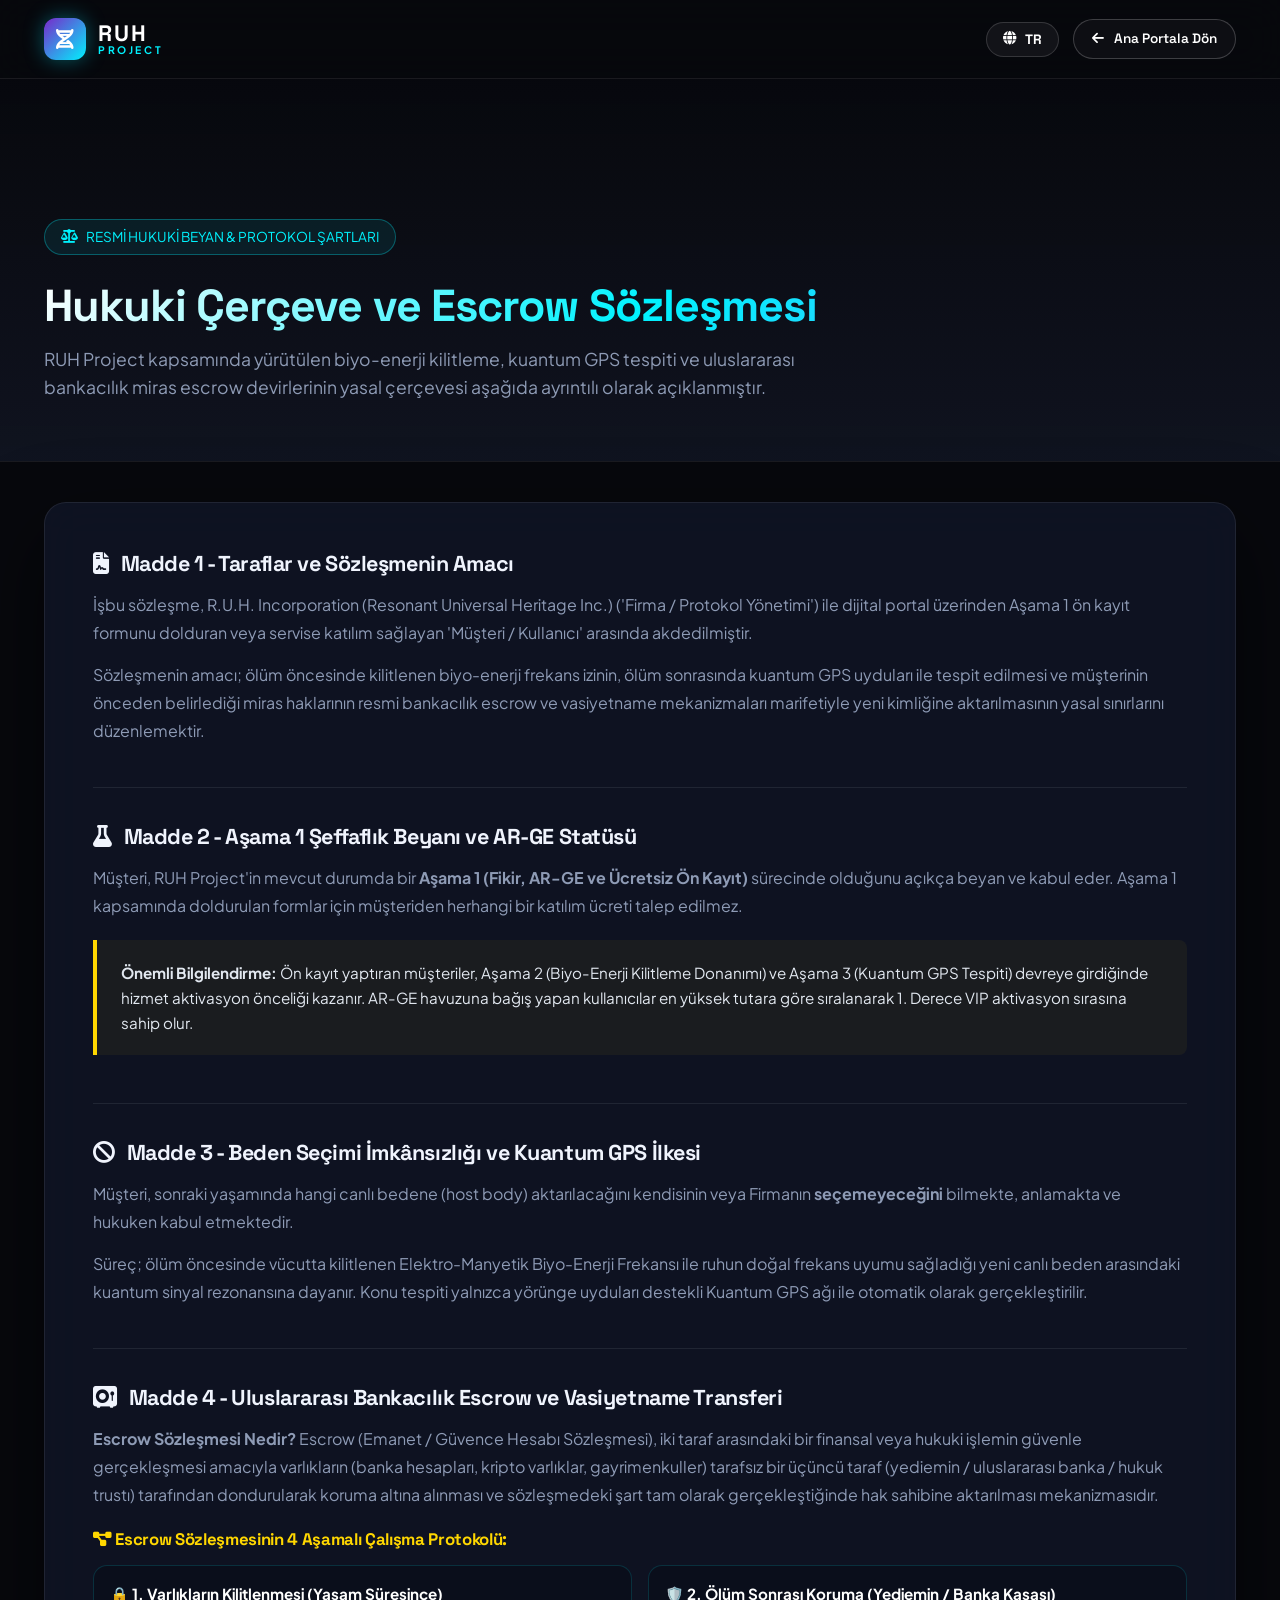
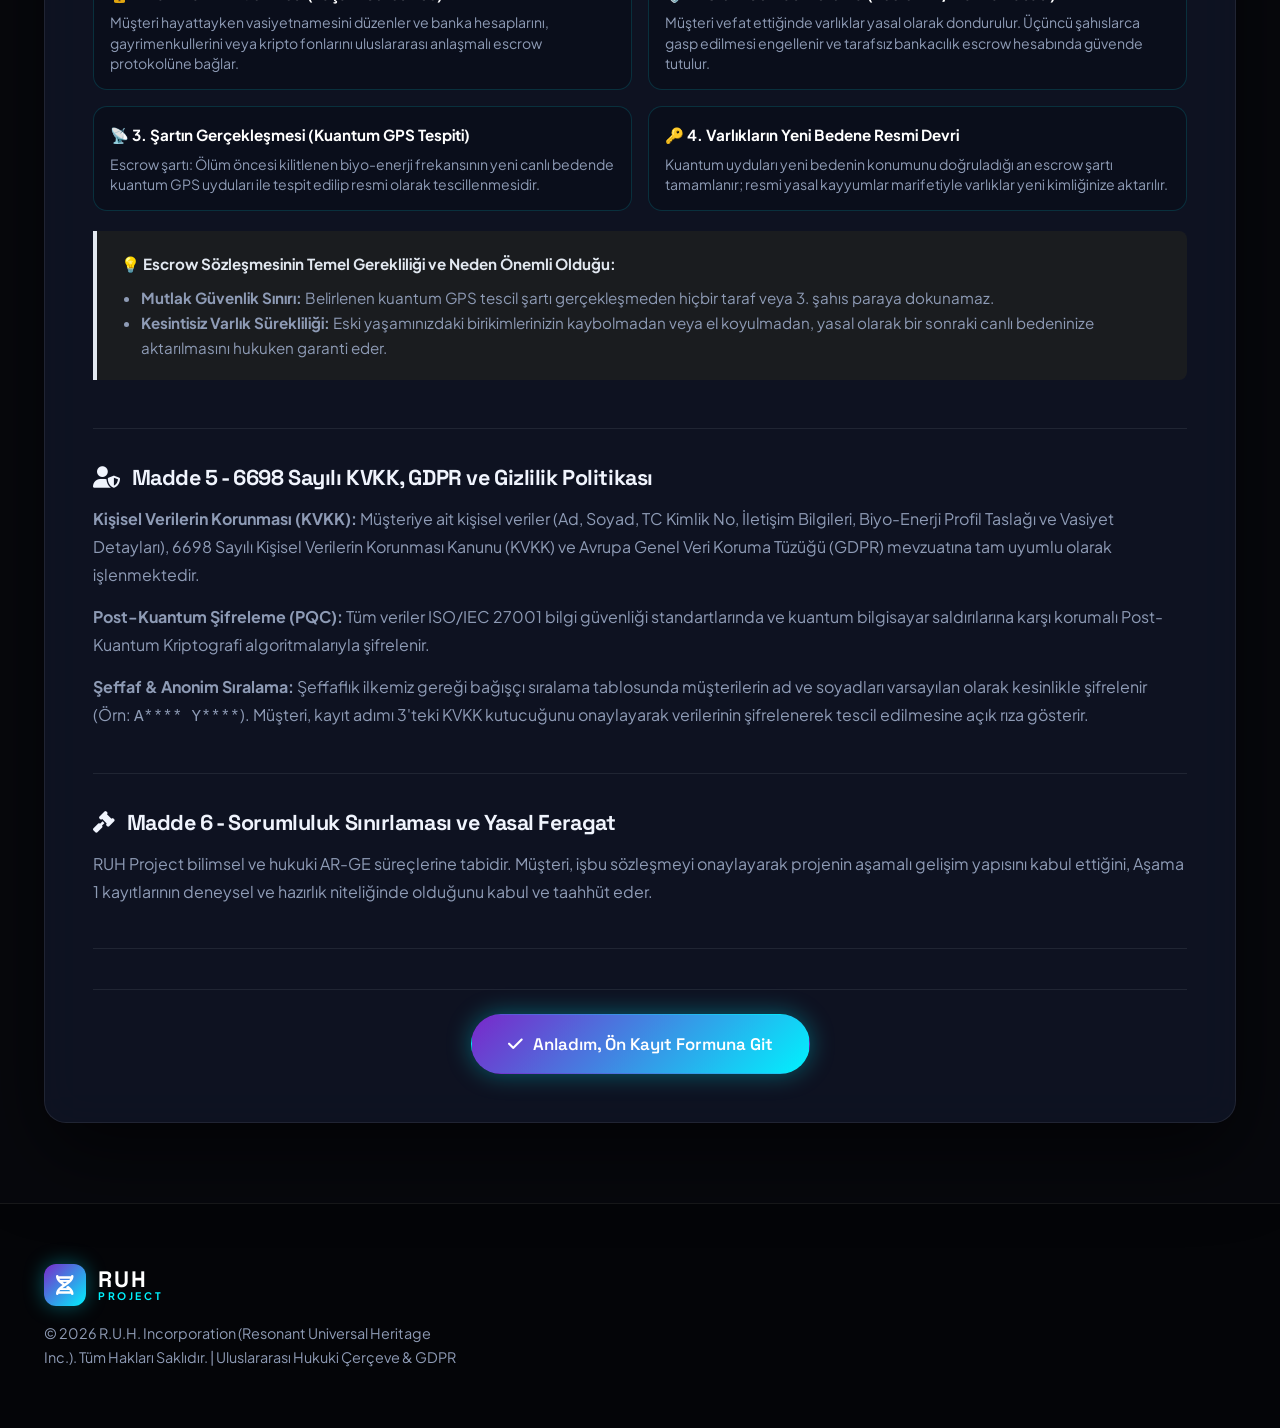
<file: legal.html>
<!DOCTYPE html>
<html lang="tr">
<head>
    <meta charset="UTF-8">
    <meta name="viewport" content="width=device-width, initial-scale=1.0">
    <title data-i18n="legalDocTitle">RUH Project | Hukuki Çerçeve & Escrow Sözleşmesi</title>
    <meta name="description" content="RUH Project Uluslararası Hukuki Çerçeve, Biyo-Enerji Kilitleme, Kuantum GPS Tespiti ve Sözleşmeli Miras Devir Altyapısı Şartları.">
    <meta name="theme-color" content="#07080d">

    <!-- Google Fonts -->
    <link rel="preconnect" href="https://fonts.googleapis.com">
    <link rel="preconnect" href="https://fonts.gstatic.com" crossorigin>
    <link href="https://fonts.googleapis.com/css2?family=Plus+Jakarta+Sans:wght@300;400;500;600;700;800&family=Space+Grotesk:wght@400;500;600;700&display=swap" rel="stylesheet">
    <!-- FontAwesome Icons -->
    <link rel="stylesheet" href="https://cdnjs.cloudflare.com/ajax/libs/font-awesome/6.4.0/css/all.min.css">
    <!-- Custom CSS -->
    <link rel="stylesheet" href="style.css">
    <style>
        .legal-page-header {
            padding: 140px 0 60px 0;
            background: linear-gradient(180deg, rgba(7, 8, 13, 0.95) 0%, rgba(18, 22, 36, 0.8) 100%);
            border-bottom: 1px solid var(--border-color);
            position: relative;
        }

        .legal-doc-card {
            background: rgba(16, 21, 38, 0.85);
            backdrop-filter: blur(20px);
            border: 1px solid var(--border-color);
            border-radius: var(--radius-lg);
            padding: 48px;
            margin: 40px 0 80px 0;
            box-shadow: 0 30px 80px rgba(0, 0, 0, 0.6);
        }

        .legal-section-block {
            margin-bottom: 36px;
            padding-bottom: 28px;
            border-bottom: 1px solid rgba(255, 255, 255, 0.08);
        }

        .legal-section-block:last-child {
            border-bottom: none;
            margin-bottom: 0;
            padding-bottom: 0;
        }

        .legal-section-title {
            font-family: var(--font-heading);
            font-size: 1.35rem;
            color: var(--color-cyan);
            margin-bottom: 14px;
            display: flex;
            align-items: center;
            gap: 12px;
        }

        .legal-section-block p {
            color: var(--text-muted);
            line-height: 1.75;
            font-size: 1rem;
            margin-bottom: 14px;
        }

        .legal-highlight-box {
            background: rgba(255, 215, 0, 0.05);
            border-left: 4px solid var(--color-gold);
            padding: 20px 24px;
            border-radius: 0 var(--radius-sm) var(--radius-sm) 0;
            margin: 20px 0;
            color: #e2e8f0;
            font-size: 0.95rem;
            line-height: 1.65;
        }

        .escrow-steps-list {
            list-style: none;
            padding: 0;
            margin: 16px 0;
            display: grid;
            grid-template-columns: repeat(2, 1fr);
            gap: 16px;
        }

        .escrow-step-item {
            background: rgba(10, 14, 26, 0.7);
            border: 1px solid rgba(0, 242, 254, 0.15);
            border-radius: var(--radius-md);
            padding: 16px;
        }

        .escrow-step-item strong {
            color: #fff;
            display: block;
            margin-bottom: 6px;
            font-size: 0.95rem;
        }

        .escrow-step-item p {
            font-size: 0.88rem;
            margin: 0;
            line-height: 1.45;
        }

        @media (max-width: 768px) {
            .legal-doc-card {
                padding: 24px;
            }
            .escrow-steps-list {
                grid-template-columns: 1fr;
            }
        }
    </style>
</head>
<body class="lang-tr">
    
    <!-- Navigation Bar -->
    <header class="navbar" id="navbar">
        <div class="container nav-container">
            <a href="index.html" class="logo" aria-label="RUH Project Ana Sayfa">
                <div class="logo-icon"><i class="fa-solid fa-dna"></i></div>
                <div class="logo-text">
                    <span class="logo-title">RUH</span>
                    <span class="logo-sub">PROJECT</span>
                </div>
            </a>

            <div class="nav-actions" style="display: flex; align-items: center; gap: 14px; margin-left: auto;">
                <!-- Language Toggle Button -->
                <button class="lang-switch-btn" id="langToggleBtn" aria-label="Dil Değiştir / Switch Language" title="Dil Değiştir / Switch Language">
                    <i class="fa-solid fa-globe"></i>
                    <span id="langCurrentLabel">TR</span>
                </button>
                <a href="index.html" class="btn btn-outline btn-sm">
                    <i class="fa-solid fa-arrow-left"></i> <span data-i18n="btnBackMain">Ana Portala Dön</span>
                </a>
            </div>
        </div>
    </header>

    <!-- Header Section -->
    <section class="legal-page-header">
        <div class="container">
            <div class="hero-tag">
                <i class="fa-solid fa-scale-balanced"></i> <span data-i18n="legalPageTag">RESMİ HUKUKİ BEYAN & PROTOKOL ŞARTLARI</span>
            </div>
            <h1 class="gradient-text" style="font-size: 2.8rem; margin-bottom: 12px;" data-i18n="legalPageHeading">Hukuki Çerçeve ve Escrow Sözleşmesi</h1>
            <p style="color: var(--text-muted); font-size: 1.1rem; max-width: 780px;" data-i18n="legalPageSub">
                RUH Project kapsamında yürütülen biyo-enerji kilitleme, kuantum GPS tespiti ve uluslararası bankacılık miras escrow devirlerinin yasal çerçevesi aşağıda ayrıntılı olarak açıklanmıştır.
            </p>
        </div>
    </section>

    <!-- Main Content Area -->
    <main class="container">
        <article class="legal-doc-card">
            
            <!-- Section 1 -->
            <div class="legal-section-block">
                <h2 class="legal-section-title">
                    <i class="fa-solid fa-file-contract"></i> <span data-i18n="legalM1Title">Madde 1 - Taraflar ve Sözleşmenin Amacı</span>
                </h2>
                <p data-i18n="legalM1P1">
                    İşbu sözleşme, R.U.H. Incorporation (Resonant Universal Heritage Inc.) ("Firma / Protokol Yönetimi") ile dijital portal üzerinden Aşama 1 ön kayıt formunu dolduran veya servise katılım sağlayan "Müşteri / Kullanıcı" arasında akdedilmiştir.
                </p>
                <p data-i18n="legalM1P2">
                    Sözleşmenin amacı; ölüm öncesinde kilitlenen biyo-enerji frekans izinin, ölüm sonrasında kuantum GPS uyduları ile tespit edilmesi ve müşterinin önceden belirlediği miras haklarının resmi bankacılık escrow ve vasiyetname mekanizmaları marifetiyle yeni kimliğine aktarılmasının yasal sınırlarını düzenlemektir.
                </p>
            </div>

            <!-- Section 2 -->
            <div class="legal-section-block">
                <h2 class="legal-section-title">
                    <i class="fa-solid fa-flask"></i> <span data-i18n="legalM2Title">Madde 2 - Aşama 1 Şeffaflık Beyanı ve AR-GE Statüsü</span>
                </h2>
                <p data-i18n="legalM2P1">
                    Müşteri, RUH Project'in mevcut durumda bir <strong>Aşama 1 (Fikir, AR-GE ve Ücretsiz Ön Kayıt)</strong> sürecinde olduğunu açıkça beyan ve kabul eder. Aşama 1 kapsamında doldurulan formlar için müşteriden herhangi bir katılım ücreti talep edilmez.
                </p>
                <div class="legal-highlight-box" data-i18n="legalM2Notice">
                    <strong>Önemli Bilgilendirme:</strong> Ön kayıt yaptıran müşteriler, Aşama 2 (Biyo-Enerji Kilitleme Donanımı) ve Aşama 3 (Kuantum GPS Tespiti) devreye girdiğinde hizmet aktivasyon önceliği kazanır. AR-GE havuzuna bağış yapan kullanıcılar en yüksek tutara göre sıralanarak 1. Derece VIP aktivasyon sırasına sahip olur.
                </div>
            </div>

            <!-- Section 3 -->
            <div class="legal-section-block">
                <h2 class="legal-section-title">
                    <i class="fa-solid fa-ban"></i> <span data-i18n="legalM3Title">Madde 3 - Beden Seçimi İmkânsızlığı ve Kuantum GPS İlkesi</span>
                </h2>
                <p data-i18n="legalM3P1">
                    Müşteri, sonraki yaşamında hangi canlı bedene (host body) aktarılacağını kendisinin veya Firmanın <strong>seçemeyeceğini</strong> bilmekte, anlamakta ve hukuken kabul etmektedir.
                </p>
                <p data-i18n="legalM3P2">
                    Süreç; ölüm öncesinde vücutta kilitlenen Elektro-Manyetik Biyo-Enerji Frekansı ile ruhun doğal frekans uyumu sağladığı yeni canlı beden arasındaki kuantum sinyal rezonansına dayanır. Konu tespiti yalnızca yörünge uyduları destekli Kuantum GPS ağı ile otomatik olarak gerçekleştirilir.
                </p>
            </div>

            <!-- Section 4: Expanded Escrow Contract Details -->
            <div class="legal-section-block">
                <h2 class="legal-section-title">
                    <i class="fa-solid fa-vault"></i> <span data-i18n="legalM4Title">Madde 4 - Uluslararası Bankacılık Escrow ve Vasiyetname Transferi</span>
                </h2>
                <p data-i18n="legalM4Def">
                    <strong>Escrow Sözleşmesi Nedir?</strong> Escrow (Emanet / Güvence Hesabı Sözleşmesi), iki taraf arasındaki bir finansal veya hukuki işlemin güvenle gerçekleşmesi amacıyla varlıkların (banka hesapları, kripto varlıklar, gayrimenkuller) tarafsız bir üçüncü taraf (yediemin / uluslararası banka / hukuk trustı) tarafından dondurularak koruma altına alınması ve sözleşmedeki şart tam olarak gerçekleştiğinde hak sahibine aktarılması mekanizmasıdır.
                </p>

                <h4 style="color: var(--color-gold); font-size: 1.05rem; margin-top: 20px; margin-bottom: 12px;">
                    <i class="fa-solid fa-diagram-project"></i> <span data-i18n="legalM4StepsHeading">Escrow Sözleşmesinin 4 Aşamalı Çalışma Protokolü:</span>
                </h4>

                <div class="escrow-steps-list">
                    <div class="escrow-step-item">
                        <strong data-i18n="legalM4Step1Title">🔒 1. Varlıkların Kilitlenmesi (Yaşam Süresince)</strong>
                        <p data-i18n="legalM4Step1Desc">Müşteri hayattayken vasiyetnamesini düzenler ve banka hesaplarını, gayrimenkullerini veya kripto fonlarını uluslararası anlaşmalı escrow protokolüne bağlar.</p>
                    </div>
                    <div class="escrow-step-item">
                        <strong data-i18n="legalM4Step2Title">🛡️ 2. Ölüm Sonrası Koruma (Yediemin / Banka Kasası)</strong>
                        <p data-i18n="legalM4Step2Desc">Müşteri vefat ettiğinde varlıklar yasal olarak dondurulur. Üçüncü şahıslarca gasp edilmesi engellenir ve tarafsız bankacılık escrow hesabında güvende tutulur.</p>
                    </div>
                    <div class="escrow-step-item">
                        <strong data-i18n="legalM4Step3Title">📡 3. Şartın Gerçekleşmesi (Kuantum GPS Tespiti)</strong>
                        <p data-i18n="legalM4Step3Desc">Escrow şartı: Ölüm öncesi kilitlenen biyo-enerji frekansının yeni canlı bedende kuantum GPS uyduları ile tespit edilip resmi olarak tescillenmesidir.</p>
                    </div>
                    <div class="escrow-step-item">
                        <strong data-i18n="legalM4Step4Title">🔑 4. Varlıkların Yeni Bedene Resmi Devri</strong>
                        <p data-i18n="legalM4Step4Desc">Kuantum uyduları yeni bedenin konumunu doğruladığı an escrow şartı tamamlanır; resmi yasal kayyumlar marifetiyle varlıklar yeni kimliğinize aktarılır.</p>
                    </div>
                </div>

                <div class="legal-highlight-box" style="border-left-color: var(--color-cyan);">
                    <strong data-i18n="legalM4BoxTitle">💡 Escrow Sözleşmesinin Temel Gerekliliği ve Neden Önemli Olduğu:</strong>
                    <ul style="margin-top: 8px; margin-left: 20px; color: var(--text-muted);">
                        <li data-i18n="legalM4BoxLi1"><strong>Mutlak Güvenlik Sınırı:</strong> Belirlenen kuantum GPS tescil şartı gerçekleşmeden hiçbir taraf veya 3. şahıs paraya dokunamaz.</li>
                        <li data-i18n="legalM4BoxLi2"><strong>Kesintisiz Varlık Sürekliliği:</strong> Eski yaşamınızdaki birikimlerinizin kaybolmadan veya el koyulmadan, yasal olarak bir sonraki canlı bedeninize aktarılmasını hukuken garanti eder.</li>
                    </ul>
                </div>
            </div>

            <!-- Section 5 -->
            <div class="legal-section-block">
                <h2 class="legal-section-title">
                    <i class="fa-solid fa-user-shield"></i> <span data-i18n="legalM5Title">Madde 5 - 6698 Sayılı KVKK, GDPR ve Gizlilik Politikası</span>
                </h2>
                <p data-i18n="legalM5P1">
                    <strong>Kişisel Verilerin Korunması (KVKK):</strong> Müşteriye ait kişisel veriler (Ad, Soyad, TC Kimlik No, İletişim Bilgileri, Biyo-Enerji Profil Taslağı ve Vasiyet Detayları), 6698 Sayılı Kişisel Verilerin Korunması Kanunu (KVKK) ve Avrupa Genel Veri Koruma Tüzüğü (GDPR) mevzuatına tam uyumlu olarak işlenmektedir.
                </p>
                <p data-i18n="legalM5P2">
                    <strong>Post-Kuantum Şifreleme (PQC):</strong> Tüm veriler ISO/IEC 27001 bilgi güvenliği standartlarında ve kuantum bilgisayar saldırılarına karşı korumalı Post-Kuantum Kriptografi algoritmalarıyla şifrelenir.
                </p>
                <p data-i18n="legalM5P3">
                    <strong>Şeffaf & Anonim Sıralama:</strong> Şeffaflık ilkemiz gereği bağışçı sıralama tablosunda müşterilerin ad ve soyadları varsayılan olarak kesinlikle şifrelenir (Örn: <code>A**** Y****</code>). Müşteri, kayıt adımı 3'teki KVKK kutucuğunu onaylayarak verilerinin şifrelenerek tescil edilmesine açık rıza gösterir.
                </p>
            </div>

            <!-- Section 6 -->
            <div class="legal-section-block">
                <h2 class="legal-section-title">
                    <i class="fa-solid fa-gavel"></i> <span data-i18n="legalM6Title">Madde 6 - Sorumluluk Sınırlaması ve Yasal Feragat</span>
                </h2>
                <p data-i18n="legalM6P1">
                    RUH Project bilimsel ve hukuki AR-GE süreçlerine tabidir. Müşteri, işbu sözleşmeyi onaylayarak projenin aşamalı gelişim yapısını kabul ettiğini, Aşama 1 kayıtlarının deneysel ve hazırlık niteliğinde olduğunu kabul ve taahhüt eder.
                </p>
            </div>

            <div style="text-align: center; margin-top: 40px; padding-top: 24px; border-top: 1px solid var(--border-color);">
                <a href="index.html#apply" class="btn btn-glow btn-lg">
                    <i class="fa-solid fa-check"></i> <span data-i18n="btnGoApply">Anladım, Ön Kayıt Formuna Git</span>
                </a>
            </div>

        </article>
    </main>

    <!-- Footer -->
    <footer class="footer">
        <div class="container footer-container">
            <div class="footer-brand">
                <a href="index.html" class="logo">
                    <div class="logo-icon"><i class="fa-solid fa-dna"></i></div>
                    <div class="logo-text">
                        <span class="logo-title">RUH</span>
                        <span class="logo-sub">PROJECT</span>
                    </div>
                </a>
                <p data-i18n="legalFooterCopyright">© 2026 R.U.H. Incorporation (Resonant Universal Heritage Inc.). Tüm Hakları Saklıdır. | Uluslararası Hukuki Çerçeve & GDPR</p>
            </div>
        </div>
    </footer>

    <!-- ES6 i18n Language Switcher Module Script -->
    <script type="module">
        import { getCurrentLang, switchLanguage } from './js/modules/i18n.js';
        document.addEventListener('DOMContentLoaded', () => {
            // Apply saved language state on page load
            switchLanguage(getCurrentLang());

            const langBtn = document.getElementById('langToggleBtn');
            if (langBtn) {
                langBtn.addEventListener('click', (e) => {
                    e.preventDefault();
                    const nextLang = getCurrentLang() === 'tr' ? 'en' : 'tr';
                    switchLanguage(nextLang);
                });
            }
        });
    </script>
</body>
</html>
</file>
<file: style.css>
/* ==========================================================================
   RUH PROJECT - FUTURISTIC CYBER-LUXURY DESIGN SYSTEM (CSS)
   Design Harmony: 60-30-10 Color Rule
   - 60% Dominant Background (#07080d / Obsidian Black)
   - 30% Structural Cards & Surface (#121624 / Deep Navy Glass)
   - 10% Neon Accent Highlights (#00f2fe Cyan / #ffd700 Gold)
   ========================================================================== */

/* --- CSS Variables & Design Tokens --- */
:root {
    /* 60% Dominant Base */
    --bg-dark: #07080d;
    
    /* 30% Structural Surfaces */
    --bg-card: rgba(18, 22, 36, 0.75);
    --bg-card-hover: rgba(26, 32, 54, 0.9);
    --bg-elevated: #161b2e;
    
    /* 10% Accent Colors */
    --color-primary: #00f2fe;
    --color-primary-glow: rgba(0, 242, 254, 0.35);
    --color-secondary: #7928ca;
    --color-secondary-glow: rgba(121, 40, 202, 0.4);
    --color-gold: #ffd700;
    --color-gold-glow: rgba(255, 215, 0, 0.35);
    
    /* Typography Colors */
    --text-main: #f0f4fd;
    --text-muted: #8e9bb5;
    --text-dim: #5c6880;
    
    /* Borders & Outlines */
    --border-color: rgba(255, 255, 255, 0.08);
    --border-color-glow: rgba(0, 242, 254, 0.4);
    --focus-ring: #00f2fe;
    
    /* Typography */
    --font-sans: 'Plus Jakarta Sans', sans-serif;
    --font-heading: 'Space Grotesk', sans-serif;
    
    /* Radii */
    --radius-sm: 8px;
    --radius-md: 14px;
    --radius-lg: 22px;

    /* Transitions */
    --transition-fast: 0.2s cubic-bezier(0.16, 1, 0.3, 1);
    --transition-normal: 0.35s cubic-bezier(0.16, 1, 0.3, 1);
}

/* --- Base & Reset --- */
*, *::before, *::after {
    box-sizing: border-box;
    margin: 0;
    padding: 0;
}

html {
    scroll-behavior: smooth;
    font-size: 16px;
}

body {
    background-color: var(--bg-dark);
    color: var(--text-main);
    font-family: var(--font-sans);
    line-height: 1.6;
    overflow-x: hidden;
    -webkit-font-smoothing: antialiased;
}

/* Accessibility Focus Ring */
:focus-visible {
    outline: 2px solid var(--focus-ring);
    outline-offset: 4px;
    border-radius: var(--radius-sm);
}

/* --- Typography --- */
h1, h2, h3, h4, h5, h6 {
    font-family: var(--font-heading);
    color: #fff;
    line-height: 1.2;
    letter-spacing: -0.02em;
}

p {
    color: var(--text-muted);
}

a {
    color: var(--color-primary);
    text-decoration: none;
    transition: var(--transition-fast);
}

a:hover {
    color: #fff;
}

/* --- Utility Classes --- */
.container {
    width: 100%;
    max-width: 1240px;
    margin: 0 auto;
    padding: 0 24px;
}

.gradient-text {
    background: linear-gradient(135deg, #ffffff 0%, var(--color-primary) 50%, #4facfe 100%);
    -webkit-background-clip: text;
    -webkit-text-fill-color: transparent;
}

.gradient-text-gold {
    background: linear-gradient(135deg, #fff 0%, var(--color-gold) 60%, #ff8c00 100%);
    -webkit-background-clip: text;
    -webkit-text-fill-color: transparent;
}

.highlight-cyan {
    color: var(--color-primary);
    font-weight: 600;
}

.highlight-gold {
    color: var(--color-gold);
    font-weight: 700;
}

.grid {
    display: grid;
    gap: 28px;
}

.grid-2 { grid-template-columns: repeat(2, 1fr); }
.grid-3 { grid-template-columns: repeat(3, 1fr); }

.flex-spacer { flex: 1; }
.text-center { text-align: center; }

/* --- Skeleton Loading Animation --- */
.skeleton-loading {
    position: relative;
    opacity: 0.6;
    pointer-events: none;
}

.skeleton-loading::after {
    content: '';
    position: absolute;
    top: 0;
    left: -100%;
    width: 100%;
    height: 100%;
    background: linear-gradient(90deg, transparent, rgba(255, 255, 255, 0.08), transparent);
    animation: shimmer 1.2s infinite;
}

@keyframes shimmer {
    100% { left: 100%; }
}

/* --- Announcement Bar --- */
.announcement-bar {
    background: linear-gradient(90deg, rgba(121, 40, 202, 0.85), rgba(0, 242, 254, 0.85));
    border-bottom: 1px solid rgba(255, 255, 255, 0.15);
    padding: 10px 0;
    font-size: 0.875rem;
    position: relative;
    z-index: 1001;
}

.announcement-content {
    display: flex;
    align-items: center;
    justify-content: center;
    gap: 16px;
}

.announcement-content p {
    color: #fff;
    margin: 0;
}

.badge-pulse {
    background: #fff;
    color: var(--bg-dark);
    font-weight: 800;
    padding: 2px 10px;
    border-radius: 20px;
    font-size: 0.75rem;
    letter-spacing: 0.05em;
    animation: pulseGlow 2s infinite;
}

@keyframes pulseGlow {
    0%, 100% { box-shadow: 0 0 0 0 rgba(255, 255, 255, 0.6); }
    50% { box-shadow: 0 0 0 8px rgba(255, 255, 255, 0); }
}

.announcement-close {
    background: transparent;
    border: none;
    color: #fff;
    cursor: pointer;
    font-size: 1.1rem;
    margin-left: auto;
    opacity: 0.8;
    transition: var(--transition-fast);
}

.announcement-close:hover { opacity: 1; transform: scale(1.1); }

/* --- Navbar --- */
.navbar {
    position: sticky;
    top: 0;
    z-index: 1000;
    background: rgba(7, 8, 13, 0.88);
    backdrop-filter: blur(20px);
    border-bottom: 1px solid var(--border-color);
    padding: 18px 0;
    transition: var(--transition-fast);
}

.nav-container {
    display: flex;
    align-items: center;
    justify-content: space-between;
}

.logo {
    display: flex;
    align-items: center;
    gap: 12px;
    text-decoration: none;
    flex-shrink: 0;
    margin-right: 48px;
}

.logo-icon {
    width: 42px;
    height: 42px;
    border-radius: 12px;
    background: linear-gradient(135deg, var(--color-secondary), var(--color-primary));
    display: flex;
    align-items: center;
    justify-content: center;
    color: #fff;
    font-size: 1.25rem;
    box-shadow: 0 0 20px var(--color-primary-glow);
}

.logo-text {
    display: flex;
    flex-direction: column;
    line-height: 1;
}

.logo-title {
    font-family: var(--font-heading);
    font-size: 1.4rem;
    font-weight: 800;
    letter-spacing: 0.1em;
    color: #fff;
}

.logo-sub {
    font-size: 0.65rem;
    letter-spacing: 0.25em;
    color: var(--color-primary);
    font-weight: 700;
}

.nav-menu {
    display: flex;
    gap: 22px;
    margin-left: auto;
    margin-right: 20px;
}

.nav-link {
    color: var(--text-muted);
    font-size: 0.92rem;
    font-weight: 500;
    position: relative;
    padding: 6px 0;
}

.nav-link:hover, .nav-link.active {
    color: #fff;
}

.nav-link::after {
    content: '';
    position: absolute;
    bottom: 0;
    left: 0;
    width: 0%;
    height: 2px;
    background: var(--color-primary);
    transition: var(--transition-fast);
}

.nav-link:hover::after {
    width: 100%;
}

.nav-actions {
    display: flex;
    align-items: center;
    gap: 14px;
}

.nav-user-btn.logged-in {
    border-color: var(--color-gold);
    color: var(--color-gold);
    box-shadow: 0 0 15px var(--color-gold-glow);
}

.lang-switch-btn {
    background: rgba(255, 255, 255, 0.05);
    border: 1px solid rgba(255, 255, 255, 0.15);
    color: #fff;
    padding: 8px 16px;
    border-radius: 30px;
    cursor: pointer;
    font-family: var(--font-heading);
    font-size: 0.85rem;
    font-weight: 700;
    display: flex;
    align-items: center;
    gap: 8px;
    transition: var(--transition-fast);
}

.lang-switch-btn:hover {
    background: rgba(0, 242, 254, 0.15);
    border-color: var(--color-primary);
    box-shadow: 0 0 15px var(--color-primary-glow);
}

.hamburger {
    display: none;
    flex-direction: column;
    gap: 5px;
    background: none;
    border: none;
    cursor: pointer;
}

.hamburger span {
    width: 25px;
    height: 2px;
    background: #fff;
    border-radius: 2px;
    transition: var(--transition-fast);
}

/* --- Buttons --- */
.btn {
    display: inline-flex;
    align-items: center;
    justify-content: center;
    gap: 10px;
    padding: 12px 26px;
    border-radius: 30px;
    font-family: var(--font-heading);
    font-weight: 600;
    font-size: 0.95rem;
    cursor: pointer;
    border: 1px solid transparent;
    transition: var(--transition-normal);
    text-decoration: none;
}

.btn-sm {
    padding: 8px 18px;
    font-size: 0.85rem;
}

.btn-lg {
    padding: 16px 36px;
    font-size: 1.05rem;
    border-radius: 40px;
}

.btn-xs {
    padding: 6px 14px;
    font-size: 0.78rem;
    border-radius: 20px;
}

.btn-glow {
    background: linear-gradient(135deg, var(--color-secondary), var(--color-primary));
    color: #fff;
    box-shadow: 0 0 25px var(--color-primary-glow);
}

.btn-glow:hover {
    transform: translateY(-2px);
    box-shadow: 0 0 35px rgba(0, 242, 254, 0.6);
    color: #fff;
}

.btn-outline {
    background: rgba(255, 255, 255, 0.03);
    border-color: rgba(255, 255, 255, 0.2);
    color: #fff;
}

.btn-outline:hover {
    border-color: var(--color-primary);
    background: rgba(0, 242, 254, 0.1);
    color: #fff;
}

.btn-gold {
    background: linear-gradient(135deg, #ff8c00, var(--color-gold));
    color: #000;
    font-weight: 800;
    box-shadow: 0 0 25px var(--color-gold-glow);
}

.btn-gold:hover {
    transform: translateY(-2px);
    box-shadow: 0 0 35px rgba(255, 215, 0, 0.7);
    color: #000;
}

/* --- Hero Section --- */
.hero {
    position: relative;
    padding: 100px 0 120px;
    overflow: hidden;
}

.hero-bg-grid {
    position: absolute;
    top: 0;
    left: 0;
    width: 100%;
    height: 100%;
    background-image: 
        linear-gradient(rgba(255, 255, 255, 0.03) 1px, transparent 1px),
        linear-gradient(90deg, rgba(255, 255, 255, 0.03) 1px, transparent 1px);
    background-size: 50px 50px;
    z-index: 0;
    pointer-events: none;
}

.hero-glow {
    position: absolute;
    width: 500px;
    height: 500px;
    border-radius: 50%;
    filter: blur(140px);
    z-index: 0;
    pointer-events: none;
}

.hero-glow-1 {
    top: -100px;
    left: -100px;
    background: var(--color-secondary-glow);
}

.hero-glow-2 {
    bottom: -100px;
    right: -100px;
    background: var(--color-primary-glow);
}

.hero-container {
    position: relative;
    z-index: 1;
    display: grid;
    grid-template-columns: 1.2fr 0.8fr;
    gap: 40px;
    align-items: center;
}

.hero-tag {
    display: inline-flex;
    align-items: center;
    gap: 8px;
    background: rgba(0, 242, 254, 0.08);
    border: 1px solid rgba(0, 242, 254, 0.3);
    padding: 6px 16px;
    border-radius: 30px;
    font-size: 0.85rem;
    color: var(--color-primary);
    margin-bottom: 24px;
}

.hero-title {
    font-size: 3.8rem;
    font-weight: 800;
    margin-bottom: 12px;
    letter-spacing: -0.03em;
}

.hero-slogan {
    font-family: var(--font-heading);
    font-size: 1.8rem;
    font-weight: 700;
    color: var(--color-gold);
    margin-bottom: 20px;
    text-shadow: 0 0 20px rgba(255, 215, 0, 0.3);
}

.hero-description {
    font-size: 1.15rem;
    margin-bottom: 36px;
    max-width: 600px;
}

.hero-buttons {
    display: flex;
    gap: 16px;
    margin-bottom: 48px;
    flex-wrap: wrap;
}

.hero-stats {
    display: flex;
    align-items: center;
    gap: 24px;
    border-top: 1px solid var(--border-color);
    padding-top: 32px;
}

.stat-item {
    display: flex;
    flex-direction: column;
}

.stat-num {
    font-family: var(--font-heading);
    font-size: 1.5rem;
    font-weight: 700;
    color: #fff;
}

.stat-label {
    font-size: 0.8rem;
    color: var(--text-muted);
}

.stat-divider {
    width: 1px;
    height: 35px;
    background: var(--border-color);
}

/* --- Cyber Card --- */
.cyber-card {
    background: var(--bg-card);
    backdrop-filter: blur(16px);
    border: 1px solid var(--border-color);
    border-radius: var(--radius-lg);
    padding: 32px;
    box-shadow: 0 20px 50px rgba(0, 0, 0, 0.5);
    transition: var(--transition-normal);
    position: relative;
    overflow: hidden;
}

.cyber-card:hover {
    border-color: rgba(0, 242, 254, 0.3);
    box-shadow: 0 20px 60px rgba(0, 242, 254, 0.15);
    transform: translateY(-2px);
}

.visual-card {
    padding: 24px;
    background: rgba(16, 21, 38, 0.85);
}

.card-header-line {
    display: flex;
    align-items: center;
    gap: 10px;
    margin-bottom: 16px;
    font-size: 0.8rem;
    letter-spacing: 0.1em;
    color: var(--text-muted);
    font-family: var(--font-heading);
}

.status-dot {
    width: 8px;
    height: 8px;
    border-radius: 50%;
}

.status-dot.green {
    background: #00ff88;
    box-shadow: 0 0 10px #00ff88;
}

.canvas-wrapper {
    position: relative;
    width: 100%;
    height: 380px;
    border-radius: var(--radius-md);
    overflow: hidden;
    background: #040509;
    border: 1px solid rgba(0, 242, 254, 0.2);
}

#energyCanvas {
    width: 100%;
    height: 100%;
    display: block;
}

.canvas-overlay {
    position: absolute;
    top: 0;
    left: 0;
    width: 100%;
    height: 100%;
    pointer-events: none;
}

.reticle {
    position: absolute;
    top: 50%;
    left: 50%;
    transform: translate(-50%, -50%);
    width: 120px;
    height: 120px;
    border: 1px dashed rgba(0, 242, 254, 0.5);
    border-radius: 50%;
    animation: spin 10s linear infinite;
}

@keyframes spin { 100% { transform: translate(-50%, -50%) rotate(360deg); } }

.scan-line {
    position: absolute;
    top: 0;
    left: 0;
    width: 100%;
    height: 2px;
    background: linear-gradient(90deg, transparent, var(--color-primary), transparent);
    box-shadow: 0 0 15px var(--color-primary);
    animation: scanAnim 3s ease-in-out infinite alternate;
}

@keyframes scanAnim { 0% { top: 0%; } 100% { top: 100%; } }

.canvas-info {
    margin-top: 16px;
    display: flex;
    flex-direction: column;
    gap: 8px;
    font-size: 0.85rem;
}

.info-row {
    display: flex;
    justify-content: space-between;
    padding-bottom: 6px;
    border-bottom: 1px dashed var(--border-color);
}

/* --- Section Common Styles --- */
.section {
    padding: 100px 0;
    position: relative;
}

.section-dark {
    background: rgba(0, 0, 0, 0.4);
    border-top: 1px solid var(--border-color);
    border-bottom: 1px solid var(--border-color);
}

.section-header {
    margin-bottom: 60px;
}

.section-subtitle {
    font-family: var(--font-heading);
    font-size: 0.85rem;
    font-weight: 700;
    letter-spacing: 0.2em;
    color: var(--color-primary);
    margin-bottom: 12px;
}

.section-title {
    font-size: 2.5rem;
    font-weight: 800;
    margin-bottom: 16px;
}

.section-desc {
    font-size: 1.1rem;
    max-width: 650px;
    margin: 0 auto;
}

/* --- 3 Phase Architecture Badges & Cards --- */
.phase-card {
    position: relative;
    display: flex;
    flex-direction: column;
}

.phase-badge {
    align-self: flex-start;
    padding: 6px 14px;
    border-radius: 20px;
    font-family: var(--font-heading);
    font-size: 0.75rem;
    font-weight: 800;
    letter-spacing: 0.05em;
    margin-bottom: 20px;
}

.phase-badge-1 {
    background: rgba(0, 242, 254, 0.15);
    color: var(--color-primary);
    border: 1px solid var(--color-primary);
}

.phase-badge-2 {
    background: rgba(121, 40, 202, 0.15);
    color: #b829ea;
    border: 1px solid #b829ea;
}

.phase-badge-3 {
    background: rgba(255, 215, 0, 0.15);
    color: var(--color-gold);
    border: 1px solid var(--color-gold);
}

.phase-card-title {
    font-size: 1.45rem;
    margin-bottom: 14px;
}

.phase-card-desc {
    margin-bottom: 24px;
    font-size: 0.92rem;
}

.phase-list {
    list-style: none;
    display: flex;
    flex-direction: column;
    gap: 12px;
}

.phase-list li {
    display: flex;
    align-items: center;
    gap: 12px;
    font-size: 0.9rem;
    color: var(--text-main);
}

.phase-list i {
    color: var(--color-primary);
}

.phase-3-card .phase-list i {
    color: var(--color-gold);
}

/* --- Transparent R&D Donation & Leaderboard Section --- */
.donation-progress-card {
    margin-bottom: 32px;
    padding: 32px;
    border-color: rgba(255, 215, 0, 0.3);
}

.donation-progress-header {
    display: flex;
    justify-content: space-between;
    align-items: center;
    margin-bottom: 16px;
}

.progress-title {
    font-family: var(--font-heading);
    font-size: 1.15rem;
    font-weight: 700;
    color: #fff;
}

.progress-percentage-label {
    font-family: var(--font-heading);
    font-size: 1.6rem;
    font-weight: 800;
    color: var(--color-gold);
    text-shadow: 0 0 15px var(--color-gold-glow);
}

.progress-bar-container {
    width: 100%;
    height: 14px;
    background: rgba(0, 0, 0, 0.6);
    border-radius: 20px;
    overflow: hidden;
    border: 1px solid var(--border-color);
    margin-bottom: 20px;
}

.progress-bar-fill {
    height: 100%;
    background: linear-gradient(90deg, var(--color-secondary), var(--color-primary), var(--color-gold));
    border-radius: 20px;
    transition: width 1s ease-in-out;
    box-shadow: 0 0 20px var(--color-gold-glow);
}

.donation-stats-row {
    display: flex;
    justify-content: space-between;
    align-items: center;
}

.stat-label-dim {
    font-size: 0.85rem;
    color: var(--text-muted);
    display: block;
}

.stat-value-lg {
    font-family: var(--font-heading);
    font-size: 1.5rem;
}

/* Priority Callout Box */
.priority-callout-box {
    background: linear-gradient(135deg, rgba(121, 40, 202, 0.25), rgba(0, 242, 254, 0.15));
    border: 1px solid var(--color-gold);
    border-radius: var(--radius-md);
    padding: 24px 32px;
    display: flex;
    align-items: center;
    gap: 24px;
    margin-bottom: 40px;
    box-shadow: 0 0 30px rgba(255, 215, 0, 0.15);
}

.callout-icon {
    font-size: 2.8rem;
    color: var(--color-gold);
    text-shadow: 0 0 20px var(--color-gold-glow);
}

.callout-content p {
    color: #f0f4fd;
    font-size: 0.98rem;
    line-height: 1.6;
}

/* Leaderboard Table */
.leaderboard-card-title {
    font-size: 1.35rem;
    margin-bottom: 24px;
    display: flex;
    align-items: center;
    gap: 12px;
}

.table-responsive {
    overflow-x: auto;
    -webkit-overflow-scrolling: touch;
}

.leaderboard-table {
    width: 100%;
    min-width: 540px;
    border-collapse: collapse;
    text-align: left;
    font-size: 0.92rem;
}

.leaderboard-table th {
    padding: 14px 18px;
    border-bottom: 2px solid var(--border-color);
    font-family: var(--font-heading);
    color: var(--text-muted);
    font-weight: 700;
    font-size: 0.85rem;
    letter-spacing: 0.05em;
}

.leaderboard-table td {
    padding: 16px 18px;
    border-bottom: 1px dashed var(--border-color);
    vertical-align: middle;
}

.rank-badge {
    display: inline-flex;
    align-items: center;
    justify-content: center;
    width: 32px;
    height: 32px;
    border-radius: 50%;
    font-family: var(--font-heading);
    font-weight: 800;
    font-size: 0.85rem;
    background: rgba(255, 255, 255, 0.05);
    color: #fff;
}

.rank-gold {
    background: linear-gradient(135deg, #ffd700, #ff8c00);
    color: #000;
    box-shadow: 0 0 15px var(--color-gold-glow);
}

.rank-silver {
    background: linear-gradient(135deg, #e0e0e0, #9e9e9e);
    color: #000;
}

.rank-bronze {
    background: linear-gradient(135deg, #cd7f32, #8b4513);
    color: #fff;
}

.masked-name {
    font-family: monospace;
    font-size: 1.05rem;
    color: var(--color-primary);
    letter-spacing: 0.1em;
}

.donor-amount {
    font-family: var(--font-heading);
    font-weight: 700;
    color: #fff;
}

.priority-tag {
    padding: 4px 12px;
    border-radius: 20px;
    font-family: var(--font-heading);
    font-size: 0.75rem;
    font-weight: 800;
    letter-spacing: 0.05em;
}

.badge-vip {
    background: rgba(255, 215, 0, 0.15);
    color: var(--color-gold);
    border: 1px solid var(--color-gold);
}

.badge-priority {
    background: rgba(121, 40, 202, 0.15);
    color: #b829ea;
    border: 1px solid #b829ea;
}

.badge-standard {
    background: rgba(0, 242, 254, 0.15);
    color: var(--color-primary);
    border: 1px solid var(--color-primary);
}

/* User Profile Dashboard Card */
.profile-dashboard-card {
    background: rgba(255, 255, 255, 0.02);
    border: 1px solid var(--border-color);
    border-radius: var(--radius-md);
    padding: 24px;
}

.profile-avatar-row {
    display: flex;
    align-items: center;
    gap: 16px;
    margin-bottom: 24px;
    padding-bottom: 16px;
    border-bottom: 1px solid var(--border-color);
}

.profile-avatar-icon {
    width: 60px;
    height: 60px;
    border-radius: 50%;
    background: linear-gradient(135deg, var(--color-secondary), var(--color-primary));
    display: flex;
    align-items: center;
    justify-content: center;
    font-size: 1.8rem;
    color: #fff;
    box-shadow: 0 0 20px var(--color-primary-glow);
}

.profile-details-grid {
    display: grid;
    grid-template-columns: repeat(2, 1fr);
    gap: 16px;
}

.prof-detail-item {
    background: rgba(0, 0, 0, 0.4);
    border: 1px solid rgba(255, 255, 255, 0.08);
    border-radius: var(--radius-sm);
    padding: 12px 16px;
    display: flex;
    flex-direction: column;
    gap: 4px;
}

.prof-label {
    font-size: 0.78rem;
    color: var(--text-muted);
}

.prof-val {
    font-size: 0.95rem;
    font-family: var(--font-heading);
}

/* Donate Preset Buttons in Modal */
.donate-amount-btn.active {
    border-color: var(--color-gold);
    background: rgba(255, 215, 0, 0.15);
    color: var(--color-gold);
}

/* --- Single Protocol Card Layout --- */
.single-protocol-wrapper {
    max-width: 640px;
    margin: 0 auto;
}

.single-protocol-card {
    border: 2px solid var(--color-gold);
    box-shadow: 0 0 35px var(--color-gold-glow);
    background: linear-gradient(135deg, rgba(18, 22, 36, 0.9), rgba(26, 32, 54, 0.95));
    position: relative;
    padding: 36px 28px;
    border-radius: var(--radius-lg);
}

/* --- Mechanics Grid & Optional Badge --- */
.mechanic-card {
    text-align: center;
    padding: 40px 28px;
    position: relative;
}

.badge-optional-tag {
    position: absolute;
    top: 14px;
    right: 14px;
    background: rgba(255, 215, 0, 0.15);
    color: var(--color-gold);
    border: 1px solid var(--color-gold);
    font-family: var(--font-heading);
    font-size: 0.72rem;
    font-weight: 800;
    padding: 3px 10px;
    border-radius: 12px;
    letter-spacing: 0.05em;
    box-shadow: 0 0 10px var(--color-gold-glow);
}

.card-icon {
    width: 70px;
    height: 70px;
    border-radius: 50%;
    background: rgba(0, 242, 254, 0.08);
    border: 1px solid rgba(0, 242, 254, 0.3);
    display: flex;
    align-items: center;
    justify-content: center;
    margin: 0 auto 24px;
    color: var(--color-primary);
    font-size: 1.8rem;
    box-shadow: 0 0 30px var(--color-primary-glow);
}

.mechanic-card h4 {
    font-size: 1.3rem;
    margin-bottom: 12px;
}

/* --- Multi-Step Wizard --- */
.section-apply {
    background: radial-gradient(circle at center, rgba(121, 40, 202, 0.15) 0%, transparent 70%);
}

.wizard-card {
    max-width: 960px;
    margin: 0 auto;
    padding: 44px;
}

.wizard-steps-header {
    display: flex;
    align-items: center;
    justify-content: space-between;
    margin-bottom: 40px;
    position: relative;
}

.step-indicator {
    display: flex;
    flex-direction: column;
    align-items: center;
    gap: 8px;
    position: relative;
    z-index: 2;
    cursor: default;
}

.step-number {
    width: 44px;
    height: 44px;
    border-radius: 50%;
    background: var(--bg-dark);
    border: 2px solid var(--border-color);
    display: flex;
    align-items: center;
    justify-content: center;
    font-family: var(--font-heading);
    font-weight: 700;
    font-size: 1.1rem;
    color: var(--text-muted);
    transition: var(--transition-fast);
}

.step-label {
    font-size: 0.8rem;
    font-family: var(--font-heading);
    color: var(--text-muted);
    font-weight: 600;
    transition: var(--transition-fast);
}

.step-indicator.active .step-number {
    border-color: var(--color-primary);
    background: var(--color-primary);
    color: var(--bg-dark);
    box-shadow: 0 0 20px var(--color-primary-glow);
}

.step-indicator.active .step-label {
    color: #fff;
}

.step-indicator.completed .step-number {
    border-color: #00ff88;
    background: #00ff88;
    color: #000;
}

.step-line {
    flex: 1;
    height: 2px;
    background: var(--border-color);
    margin: 0 8px;
    margin-bottom: 24px;
    position: relative;
    z-index: 1;
}

.wizard-step-panel {
    display: none;
    animation: fadeInStep 0.4s cubic-bezier(0.16, 1, 0.3, 1) forwards;
}

.wizard-step-panel.active {
    display: block;
}

@keyframes fadeInStep {
    from { opacity: 0; transform: translateY(10px); }
    to { opacity: 1; transform: translateY(0); }
}

.panel-heading {
    margin-bottom: 32px;
    border-bottom: 1px solid var(--border-color);
    padding-bottom: 16px;
}

.panel-heading h3 {
    font-size: 1.5rem;
    margin-bottom: 6px;
}

/* Step 1: Dynamic Family Forms */
.family-forms-container {
    display: flex;
    flex-direction: column;
    gap: 24px;
    margin-bottom: 24px;
}

.family-member-card {
    background: rgba(255, 255, 255, 0.02);
    border: 1px solid rgba(255, 255, 255, 0.08);
    border-radius: var(--radius-md);
    padding: 24px;
    position: relative;
}

.member-card-header {
    display: flex;
    align-items: center;
    justify-content: space-between;
    margin-bottom: 18px;
    padding-bottom: 12px;
    border-bottom: 1px dashed var(--border-color);
}

.member-card-title {
    font-family: var(--font-heading);
    font-size: 1.05rem;
    font-weight: 700;
    color: var(--color-primary);
    display: flex;
    align-items: center;
    gap: 10px;
}

.btn-remove-member {
    background: rgba(255, 50, 50, 0.15);
    color: #ff5555;
    border: 1px solid rgba(255, 50, 50, 0.3);
    padding: 4px 12px;
    border-radius: 20px;
    font-size: 0.75rem;
    cursor: pointer;
    transition: var(--transition-fast);
}

.btn-remove-member:hover {
    background: #ff5555;
    color: #fff;
}

.form-grid {
    display: grid;
    grid-template-columns: repeat(2, 1fr);
    gap: 16px;
}

.form-group {
    display: flex;
    flex-direction: column;
    gap: 6px;
}

.form-group label {
    font-size: 0.85rem;
    font-weight: 600;
    color: var(--text-main);
}

.form-control {
    background: rgba(0, 0, 0, 0.4);
    border: 1px solid rgba(255, 255, 255, 0.12);
    border-radius: var(--radius-sm);
    padding: 12px 16px;
    color: #fff;
    font-family: var(--font-sans);
    font-size: 0.95rem;
    transition: var(--transition-fast);
}

.form-control:focus {
    outline: none;
    border-color: var(--color-primary);
    box-shadow: 0 0 15px var(--color-primary-glow);
}

.add-member-wrapper {
    text-align: center;
    padding: 16px 0;
}

/* Step 2: Package Tiers & Calculator */
.package-selection-grid {
    margin-bottom: 28px;
}

.tier-card {
    border: 2px solid var(--border-color);
    cursor: pointer;
    position: relative;
    padding: 32px 24px;
}

.tier-card.active {
    border-color: var(--color-primary);
    box-shadow: 0 0 30px var(--color-primary-glow);
    background: rgba(0, 242, 254, 0.05);
}

.tier-badge {
    position: absolute;
    top: 18px;
    right: 18px;
    background: rgba(255, 255, 255, 0.1);
    color: #fff;
    font-size: 0.7rem;
    font-weight: 800;
    padding: 4px 10px;
    border-radius: 12px;
}

.tier-badge.gold-badge {
    background: linear-gradient(135deg, var(--color-gold), #ff8c00);
    color: #000;
}

.tier-card h3 {
    font-size: 1.4rem;
    margin-bottom: 8px;
}

.tier-price {
    font-family: var(--font-heading);
    font-size: 2rem;
    font-weight: 800;
    color: var(--color-primary);
    margin-bottom: 12px;
}

.tier-price span {
    font-size: 0.9rem;
    color: var(--text-muted);
    font-weight: 400;
}

.tier-features {
    list-style: none;
    margin: 20px 0 24px;
    display: flex;
    flex-direction: column;
    gap: 8px;
    font-size: 0.88rem;
}

.btn-select-tier {
    width: 100%;
}

.calculator-summary-box {
    background: rgba(0, 0, 0, 0.5);
    border: 1px solid var(--color-gold);
    border-radius: var(--radius-md);
    padding: 20px 28px;
    box-shadow: 0 0 25px var(--color-gold-glow);
}

.calc-row {
    display: flex;
    justify-content: space-between;
    margin-bottom: 8px;
    font-size: 0.95rem;
}

.calc-divider {
    height: 1px;
    background: var(--border-color);
    margin: 12px 0;
}

.total-row {
    font-size: 1.25rem;
    font-weight: 700;
}

/* Step 3: Contract Box */
.contract-scroll-box {
    background: rgba(0, 0, 0, 0.6);
    border: 1px solid var(--border-color);
    border-radius: var(--radius-md);
    padding: 24px;
    max-height: 220px;
    overflow-y: auto;
    margin-bottom: 24px;
    font-size: 0.88rem;
    line-height: 1.7;
}

.contract-scroll-box h4 {
    color: var(--color-primary);
    margin-bottom: 12px;
}

.contract-scroll-box p {
    margin-bottom: 12px;
    color: #d1d9e6;
}

.contract-checkboxes {
    display: flex;
    flex-direction: column;
    gap: 14px;
}

.checkbox-container {
    display: flex;
    align-items: flex-start;
    gap: 12px;
    font-size: 0.9rem;
    cursor: pointer;
    user-select: none;
}

.checkbox-container input {
    width: 18px;
    height: 18px;
    margin-top: 3px;
    accent-color: var(--color-primary);
}

/* Step 4: Inheritance & Will Editor */
.inheritance-choice-box {
    display: grid;
    grid-template-columns: repeat(2, 1fr);
    gap: 16px;
    margin-bottom: 28px;
}

.radio-card {
    background: rgba(255, 255, 255, 0.02);
    border: 1px solid var(--border-color);
    border-radius: var(--radius-md);
    padding: 20px;
    cursor: pointer;
    transition: var(--transition-fast);
}

.radio-card.active {
    border-color: var(--color-gold);
    background: rgba(255, 215, 0, 0.06);
}

.radio-content {
    display: flex;
    align-items: flex-start;
    gap: 14px;
}

.radio-content i {
    font-size: 1.6rem;
    color: var(--color-gold);
    margin-top: 4px;
}

.template-selector-bar {
    display: flex;
    align-items: center;
    gap: 10px;
    margin-bottom: 12px;
    flex-wrap: wrap;
}

.template-label {
    font-size: 0.85rem;
    color: var(--text-muted);
    font-weight: 600;
}

.text-area-will {
    resize: vertical;
    line-height: 1.6;
}

.form-hint {
    font-size: 0.8rem;
    color: var(--text-muted);
    margin-top: 8px;
}

/* Step 5: Review & Payment */
.summary-review-card {
    background: rgba(255, 255, 255, 0.03);
    border: 1px solid var(--border-color);
    border-radius: var(--radius-md);
    padding: 24px;
    margin-bottom: 28px;
}

.review-row {
    display: flex;
    justify-content: space-between;
    padding: 10px 0;
    border-bottom: 1px dashed var(--border-color);
    font-size: 0.95rem;
}

.payment-method-box h4 {
    margin-bottom: 14px;
    font-size: 1.05rem;
}

.pay-card {
    background: rgba(0, 0, 0, 0.4);
    border: 1px solid var(--border-color);
    border-radius: var(--radius-sm);
    padding: 16px;
    display: flex;
    flex-direction: column;
    align-items: center;
    gap: 8px;
    cursor: pointer;
    font-size: 0.85rem;
    transition: var(--transition-fast);
}

.pay-card.active {
    border-color: var(--color-primary);
    background: rgba(0, 242, 254, 0.1);
}

.pay-card i {
    font-size: 1.5rem;
    color: var(--color-primary);
}

/* Footer Buttons Bar */
.wizard-footer-buttons {
    display: flex;
    align-items: center;
    margin-top: 36px;
    padding-top: 24px;
    border-top: 1px solid var(--border-color);
}

/* --- FAQ Accordion --- */
.faq-accordion {
    max-width: 800px;
    margin: 0 auto;
    display: flex;
    flex-direction: column;
    gap: 16px;
}

.faq-item {
    background: var(--bg-card);
    border: 1px solid var(--border-color);
    border-radius: var(--radius-md);
    overflow: hidden;
}

.faq-item.faq-hidden-item {
    display: none;
}

.faq-question {
    width: 100%;
    padding: 20px 24px;
    background: none;
    border: none;
    color: #fff;
    font-family: var(--font-heading);
    font-size: 1.05rem;
    font-weight: 700;
    text-align: left;
    display: flex;
    justify-content: space-between;
    align-items: center;
    cursor: pointer;
}

.faq-question i {
    transition: var(--transition-fast);
    color: var(--color-primary);
}

.faq-item.active .faq-question i {
    transform: rotate(180deg);
}

.faq-answer {
    padding: 0 24px 20px;
    display: none;
    font-size: 0.95rem;
    line-height: 1.7;
}

.faq-item.active .faq-answer {
    display: block;
}

/* --- Footer --- */
.footer {
    background: #040508;
    border-top: 1px solid var(--border-color);
    padding: 60px 0 40px;
}

.footer-container {
    display: grid;
    grid-template-columns: 1.5fr 1fr 1.5fr;
    gap: 40px;
}

.footer-brand p {
    margin: 16px 0 20px;
    font-size: 0.9rem;
}

.copyright {
    font-size: 0.8rem;
    color: var(--text-dim);
}

.footer-links h5, .footer-legal h5 {
    margin-bottom: 16px;
    font-size: 1rem;
    color: #fff;
}

.footer-links ul {
    list-style: none;
    display: flex;
    flex-direction: column;
    gap: 10px;
}

.footer-links a {
    color: var(--text-muted);
    font-size: 0.9rem;
}

.footer-links a:hover {
    color: var(--color-primary);
}

.footer-legal p {
    font-size: 0.82rem;
    line-height: 1.6;
}

/* --- Modal & Printable Certificate --- */
.modal-backdrop {
    position: fixed;
    top: 0;
    left: 0;
    width: 100vw;
    height: 100vh;
    background: rgba(0, 0, 0, 0.85);
    backdrop-filter: blur(12px);
    z-index: 2000;
    display: none;
    align-items: center;
    justify-content: center;
    padding: 20px;
}

.modal-backdrop.active {
    display: flex;
}

.modal-dialog {
    background: #0c0f1d;
    border: 1px solid var(--color-gold);
    box-shadow: 0 0 50px var(--color-gold-glow);
    border-radius: var(--radius-lg);
    width: 100%;
    max-width: 680px;
    max-height: 90vh;
    overflow-y: auto;
    animation: modalPop 0.3s cubic-bezier(0.16, 1, 0.3, 1);
}

@keyframes modalPop {
    from { opacity: 0; transform: scale(0.9); }
    to { opacity: 1; transform: scale(1); }
}

.modal-header {
    padding: 20px 24px;
    background: rgba(255, 215, 0, 0.05);
    border-bottom: 1px solid var(--border-color);
    display: flex;
    align-items: center;
    justify-content: space-between;
}

.modal-header h3 {
    font-size: 1.15rem;
    color: var(--color-gold);
    display: flex;
    align-items: center;
    gap: 10px;
}

.modal-close {
    background: none;
    border: none;
    color: #fff;
    font-size: 1.5rem;
    cursor: pointer;
}

.modal-body {
    padding: 28px;
}

.cert-card {
    background: linear-gradient(135deg, #090c17, #13192f);
    border-radius: var(--radius-md);
    padding: 10px;
}

.cert-border {
    border: 2px dashed var(--color-gold);
    border-radius: var(--radius-sm);
    padding: 28px;
    text-align: center;
    position: relative;
}

.cert-logo-icon {
    font-size: 2.5rem;
    color: var(--color-gold);
    margin-bottom: 10px;
}

.cert-header h2 {
    font-size: 1.8rem;
    letter-spacing: 0.1em;
    color: #fff;
}

.cert-subtitle {
    font-family: var(--font-heading);
    font-size: 0.75rem;
    letter-spacing: 0.15em;
    color: var(--color-gold);
    margin-top: 4px;
    margin-bottom: 20px;
}

.cert-hash-box {
    background: rgba(0, 0, 0, 0.5);
    display: inline-block;
    padding: 6px 18px;
    border-radius: 20px;
    font-family: monospace;
    font-size: 0.9rem;
    margin-bottom: 24px;
    border: 1px solid var(--border-color);
}

.cert-details {
    text-align: left;
    display: flex;
    flex-direction: column;
    gap: 10px;
    margin-bottom: 28px;
    font-size: 0.95rem;
    background: rgba(255, 255, 255, 0.02);
    padding: 16px;
    border-radius: var(--radius-sm);
}

.cert-details strong {
    color: var(--text-muted);
}

.cert-footer-stamp {
    display: flex;
    align-items: center;
    justify-content: space-between;
    margin-top: 20px;
    padding-top: 16px;
    border-top: 1px solid var(--border-color);
}

.qr-mockup i {
    font-size: 3.5rem;
    color: #fff;
}

.stamp-box {
    border: 2px double var(--color-gold);
    color: var(--color-gold);
    padding: 6px 14px;
    font-family: var(--font-heading);
    font-weight: 800;
    font-size: 0.7rem;
    letter-spacing: 0.1em;
    transform: rotate(-5deg);
}

.modal-footer {
    padding: 18px 24px;
    border-top: 1px solid var(--border-color);
    display: flex;
    justify-content: flex-end;
    gap: 12px;
    background: rgba(0, 0, 0, 0.3);
}

/* Print Styles */
@media print {
    body * {
        visibility: hidden;
    }
    #certificateModal, #certificateModal * {
        visibility: visible;
    }
    #certificateModal {
        position: absolute;
        left: 0;
        top: 0;
        width: 100%;
        height: 100%;
        background: #fff !important;
        color: #000 !important;
    }
    .modal-dialog {
        box-shadow: none !important;
        border: 2px solid #000 !important;
        background: #fff !important;
        color: #000 !important;
    }
    .cert-border {
        border-color: #000 !important;
    }
    .cert-header h2, .cert-subtitle, .cert-details, .modal-header h3 {
        color: #000 !important;
    }
    .modal-footer, .modal-close {
        display: none !important;
    }
}

/* ==========================================================================
   TABLET & MOBILE RESPONSIVE OPTIMIZATIONS (320px to 1024px)
   ========================================================================== */

/* --- Tablets & Laptops (max-width: 992px) --- */
@media (max-width: 992px) {
    .container {
        padding: 0 20px;
    }
    
    .hero-container {
        grid-template-columns: 1fr;
        gap: 36px;
        text-align: center;
    }
    
    .hero-content {
        display: flex;
        flex-direction: column;
        align-items: center;
    }
    
    .hero-title {
        font-size: 3rem;
    }
    
    .hero-slogan {
        font-size: 1.5rem;
    }

    .hero-buttons {
        justify-content: center;
    }

    .hero-stats {
        justify-content: center;
    }

    .grid-3 {
        grid-template-columns: repeat(2, 1fr);
    }
    
    .footer-container {
        grid-template-columns: 1fr 1fr;
    }

    .priority-callout-box {
        flex-direction: column;
        text-align: center;
    }
    
    .priority-callout-box p {
        text-align: center;
    }

    .profile-details-grid {
        grid-template-columns: 1fr;
    }
}

/* --- Mobile Landscape & Tablets (max-width: 768px) --- */
@media (max-width: 768px) {
    .section {
        padding: 70px 0;
    }

    .section-title {
        font-size: 2rem;
    }

    /* Mobile Nav Drawer */
    .nav-menu {
        position: fixed;
        top: 70px;
        left: -100%;
        width: 100%;
        height: calc(100vh - 70px);
        background: rgba(7, 8, 13, 0.98);
        backdrop-filter: blur(20px);
        flex-direction: column;
        align-items: center;
        justify-content: flex-start;
        padding: 40px 24px;
        gap: 24px;
        transition: var(--transition-normal);
        z-index: 999;
    }

    .nav-menu.active {
        left: 0;
    }

    .nav-link {
        font-size: 1.15rem;
    }

    .hamburger {
        display: flex;
    }

    .nav-actions {
        gap: 8px;
    }

    .nav-actions .btn-glow {
        padding: 6px 12px;
        font-size: 0.78rem;
    }

    .lang-switch-btn {
        padding: 6px 12px;
        font-size: 0.78rem;
    }

    /* Grids & Cards */
    .grid-2, .grid-3 {
        grid-template-columns: 1fr;
    }

    .form-grid {
        grid-template-columns: 1fr;
    }

    .hero-title {
        font-size: 2.4rem;
    }

    .hero-slogan {
        font-size: 1.3rem;
    }

    .canvas-wrapper {
        height: 300px;
    }

    .inheritance-choice-box {
        grid-template-columns: 1fr;
    }

    /* Wizard Mobile Formatting */
    .wizard-card {
        padding: 24px 16px;
        border-radius: var(--radius-md);
    }

    .wizard-steps-header {
        overflow-x: auto;
        padding-bottom: 14px;
        justify-content: flex-start;
        gap: 16px;
        -webkit-overflow-scrolling: touch;
    }

    .step-indicator {
        min-width: 60px;
    }

    .step-number {
        width: 36px;
        height: 36px;
        font-size: 0.95rem;
    }

    .step-label {
        font-size: 0.68rem;
        white-space: nowrap;
    }

    .step-line {
        min-width: 20px;
    }

    .calculator-summary-box {
        padding: 16px;
    }

    .calc-row {
        font-size: 0.88rem;
    }

    /* Footer */
    .footer-container {
        grid-template-columns: 1fr;
        gap: 32px;
    }

    /* Modals */
    .modal-backdrop {
        padding: 12px;
    }

    .modal-dialog {
        max-width: 100% !important;
        border-radius: var(--radius-md);
    }

    .modal-body {
        padding: 18px;
    }
}

/* --- Small Mobile Phones (max-width: 576px) --- */
@media (max-width: 576px) {
    .announcement-bar {
        font-size: 0.78rem;
    }

    .announcement-content p {
        font-size: 0.78rem;
    }

    .logo-title {
        font-size: 1.2rem;
    }

    .hero-title {
        font-size: 2rem;
    }

    .hero-slogan {
        font-size: 1.1rem;
    }

    .hero-buttons {
        flex-direction: column;
        width: 100%;
    }

    .hero-buttons .btn {
        width: 100%;
    }

    .hero-stats {
        flex-direction: column;
        gap: 16px;
        align-items: center;
    }

    .stat-divider {
        display: none;
    }

    .donation-stats-row {
        flex-direction: column;
        align-items: flex-start;
        gap: 12px;
    }

    .donate-presets-grid {
        grid-template-columns: repeat(2, 1fr) !important;
    }

    .wizard-footer-buttons {
        flex-direction: column-reverse;
        gap: 12px;
    }

    .wizard-footer-buttons .btn {
        width: 100%;
    }

    .cert-border {
        padding: 16px;
    }

    .cert-header h2 {
        font-size: 1.3rem;
    }

    .cert-footer-stamp {
        flex-direction: column;
        gap: 16px;
    }
}

/* --- Cost Breakdown Card Styles --- */
.cost-items-grid {
    display: grid;
    grid-template-columns: repeat(2, 1fr);
    gap: 20px;
}

.cost-item-box {
    background: rgba(10, 14, 26, 0.7);
    border: 1px solid rgba(0, 242, 254, 0.15);
    border-radius: var(--radius-md);
    padding: 20px;
    transition: var(--transition-normal);
}

.cost-item-box:hover {
    border-color: rgba(0, 242, 254, 0.4);
    background: rgba(16, 22, 40, 0.9);
}

.cost-item-header {
    display: flex;
    justify-content: space-between;
    align-items: center;
    margin-bottom: 8px;
    gap: 12px;
}

.cost-item-title {
    font-family: var(--font-heading);
    font-weight: 600;
    font-size: 0.95rem;
    color: #fff;
}

.cost-item-box p {
    font-size: 0.88rem;
    color: var(--text-muted);
    line-height: 1.45;
    margin: 0;
}

@media (max-width: 768px) {
    .cost-items-grid {
        grid-template-columns: 1fr;
    }
}

/* --- Print Styles for Official Corporate Certificate --- */
@media print {
    body * {
        visibility: hidden;
    }
    #certificateModal, #certificateModal * {
        visibility: visible;
    }
    #certificateModal {
        position: absolute;
        left: 0;
        top: 0;
        width: 100%;
        height: 100%;
        background: #07080d !important;
        display: block !important;
        box-shadow: none !important;
    }
    .modal-dialog {
        max-width: 100% !important;
        margin: 0 !important;
        border: none !important;
        background: transparent !important;
    }
    .modal-header, .modal-footer, #certMemberSwitcherWrapper {
        display: none !important;
    }
    .printable-cert {
        border: 2px solid #ffd700 !important;
        background: #07080d !important;
        color: #ffffff !important;
        padding: 32px !important;
    }
}

}

/* --- Validation Error & Success Modal Theme Styles --- */
.input-error {
    border-color: #ff3366 !important;
    box-shadow: 0 0 16px rgba(255, 51, 102, 0.45) !important;
    background-color: rgba(255, 51, 102, 0.08) !important;
    animation: shakeInput 0.35s ease-in-out;
}

@keyframes shakeInput {
    0%, 100% { transform: translateX(0); }
    20%, 60% { transform: translateX(-5px); }
    40%, 80% { transform: translateX(5px); }
}

/* Success Modal State */
.modal-backdrop.modal-success .modal-dialog {
    border-color: #00ff88 !important;
    box-shadow: 0 0 40px rgba(0, 255, 136, 0.4) !important;
}

.modal-backdrop.modal-success .icon-wrapper-success {
    background: rgba(0, 255, 136, 0.15) !important;
    border-color: #00ff88 !important;
    box-shadow: 0 0 25px rgba(0, 255, 136, 0.35) !important;
}

.modal-backdrop.modal-success .btn-success-theme {
    background: linear-gradient(135deg, #00ff88, #00b359) !important;
    border-color: #00ff88 !important;
    color: #000 !important;
    font-weight: 800 !important;
    box-shadow: 0 0 25px rgba(0, 255, 136, 0.4) !important;
}

/* --- A4 LANDSCAPE INTERNATIONAL CERTIFICATE SYSTEM --- */
.printable-cert {
    position: relative;
    background-color: #070913 !important;
    background-image: radial-gradient(ellipse at center, #0d1627 0%, #06080e 100%) !important;
    border: 3px double #d4af37;
    outline: 1px solid rgba(212, 175, 55, 0.3);
    outline-offset: 6px;
    border-radius: 8px;
    padding: 32px 40px;
    color: #ffffff;
    box-shadow: 0 0 40px rgba(0, 0, 0, 0.8), inset 0 0 60px rgba(212, 175, 55, 0.05);
    overflow: hidden;
}

/* Ornamental Gold Corner Accents */
.cert-corner {
    position: absolute;
    width: 24px;
    height: 24px;
    border-color: #ffd700;
    border-style: solid;
    z-index: 2;
}

.cert-corner-tl { top: 12px; left: 12px; border-width: 3px 0 0 3px; }
.cert-corner-tr { top: 12px; right: 12px; border-width: 3px 3px 0 0; }
.cert-corner-bl { bottom: 12px; left: 12px; border-width: 0 0 3px 3px; }
.cert-corner-br { bottom: 12px; right: 12px; border-width: 0 3px 3px 0; }

.cert-inner-frame {
    position: relative;
    z-index: 1;
}

/* Header Row */
.cert-header-row {
    display: flex;
    justify-content: space-between;
    align-items: flex-start;
    border-bottom: 1px solid rgba(212, 175, 55, 0.3);
    padding-bottom: 16px;
    margin-bottom: 20px;
}

.cert-logo-title {
    display: flex;
    align-items: center;
    gap: 10px;
    font-family: var(--font-heading);
    font-size: 1.45rem;
    font-weight: 900;
    letter-spacing: 0.1em;
    color: #ffffff;
}

.cert-logo-icon {
    font-size: 1.8rem;
    color: var(--color-cyan);
    filter: drop-shadow(0 0 8px var(--color-cyan));
}

.cert-sub-brand {
    display: block;
    font-size: 0.7rem;
    letter-spacing: 0.15em;
    color: var(--color-cyan);
    font-weight: 600;
    margin-top: 4px;
}

.cert-doc-meta {
    text-align: right;
    font-size: 0.75rem;
}

.cert-meta-label {
    color: var(--text-muted);
    display: block;
    font-weight: 600;
}

.cert-meta-val {
    color: var(--color-gold);
    font-family: monospace;
    font-weight: 700;
    letter-spacing: 0.08em;
}

/* Certificate Title Block */
.cert-title-block {
    text-align: center;
    margin-bottom: 20px;
}

.cert-main-title {
    font-family: var(--font-heading);
    font-size: 1.25rem;
    color: var(--color-gold);
    letter-spacing: 0.08em;
    margin-bottom: 8px;
    text-shadow: 0 0 15px rgba(255, 215, 0, 0.3);
    text-transform: uppercase;
}

.cert-preamble {
    font-size: 0.85rem;
    color: var(--text-muted);
    line-height: 1.5;
    max-width: 720px;
    margin: 0 auto;
}

/* Recipient Banner */
.cert-recipient-banner {
    background: rgba(255, 215, 0, 0.05);
    border-top: 1px solid rgba(255, 215, 0, 0.2);
    border-bottom: 1px solid rgba(255, 215, 0, 0.2);
    padding: 14px 20px;
    text-align: center;
    margin-bottom: 20px;
}

.cert-recipient-label {
    font-size: 0.72rem;
    letter-spacing: 0.18em;
    color: var(--color-gold);
    display: block;
    margin-bottom: 4px;
    font-weight: 700;
}

.cert-holder-name {
    font-family: var(--font-heading);
    font-size: 1.6rem;
    font-weight: 900;
    color: #ffffff;
    letter-spacing: 0.05em;
    margin: 0;
    background: linear-gradient(135deg, #ffffff 40%, var(--color-gold) 100%);
    -webkit-background-clip: text;
    -webkit-text-fill-color: transparent;
}

/* 2-Column Data Grid */
.cert-data-grid {
    display: grid;
    grid-template-columns: 1fr 1fr;
    gap: 20px;
    background: rgba(10, 14, 26, 0.6);
    border: 1px solid rgba(0, 242, 254, 0.15);
    border-radius: 8px;
    padding: 16px 20px;
    margin-bottom: 24px;
}

.cert-data-item {
    display: flex;
    flex-direction: column;
    gap: 3px;
    margin-bottom: 10px;
}

.cert-data-item:last-child {
    margin-bottom: 0;
}

.cert-data-label {
    font-size: 0.76rem;
    color: var(--text-muted);
    font-weight: 500;
}

.cert-data-val {
    font-size: 0.95rem;
    font-weight: 700;
    color: #ffffff;
}

/* Footer Row Layout */
.cert-footer-row {
    display: grid;
    grid-template-columns: 130px 1fr 140px;
    gap: 20px;
    align-items: center;
    border-top: 1px dashed rgba(255, 255, 255, 0.15);
    padding-top: 20px;
}

/* Left QR Code Box */
.cert-qr-box {
    text-align: center;
}

.cert-qr-box img {
    width: 100px;
    height: 100px;
    border-radius: 6px;
    border: 1px solid var(--color-cyan);
    background: #000;
    padding: 4px;
    box-shadow: 0 0 15px rgba(0, 242, 254, 0.2);
}

.cert-qr-text {
    display: block;
    font-size: 0.65rem;
    color: var(--text-muted);
    margin-top: 5px;
}

/* Center Barcode Box */
.cert-barcode-box {
    text-align: center;
}

.cert-barcode-label {
    font-size: 0.72rem;
    letter-spacing: 0.12em;
    color: var(--text-muted);
    display: block;
    margin-bottom: 4px;
}

.cert-barcode-num {
    font-family: monospace;
    font-size: 1.2rem;
    letter-spacing: 0.15em;
    color: var(--color-gold);
    display: block;
    margin-bottom: 8px;
}

.visual-barcode-bars {
    display: flex;
    justify-content: center;
    gap: 3px;
    height: 30px;
    opacity: 0.9;
}

.visual-barcode-bars span {
    background: #ffffff;
    display: inline-block;
    height: 100%;
}

/* 3D Corporate Gold Wax Seal Stamp */
.cert-seal-box {
    display: flex;
    justify-content: center;
    align-items: center;
}

.cert-gold-seal {
    width: 110px;
    height: 110px;
    border-radius: 50%;
    background: radial-gradient(circle, #ffe899 0%, #d4af37 55%, #806010 100%);
    box-shadow: 0 0 25px rgba(212, 175, 55, 0.6), inset 0 0 15px rgba(0,0,0,0.5);
    display: flex;
    align-items: center;
    justify-content: center;
    transform: rotate(-8deg);
    border: 2px dashed #ffffff;
    cursor: pointer;
    transition: transform 0.3s ease;
}

.cert-gold-seal:hover {
    transform: rotate(0deg) scale(1.05);
}

.seal-outer-ring {
    width: 96px;
    height: 96px;
    border-radius: 50%;
    border: 2px solid #57420a;
    display: flex;
    align-items: center;
    justify-content: center;
}

.seal-inner-ring {
    width: 82px;
    height: 82px;
    border-radius: 50%;
    border: 1px solid #ffffff;
    display: flex;
    flex-direction: column;
    align-items: center;
    justify-content: center;
    text-align: center;
    background: rgba(130, 96, 16, 0.2);
}

.seal-icon {
    font-size: 1.2rem;
    color: #2b1f03;
    margin-bottom: 2px;
    filter: drop-shadow(0 1px 1px rgba(255,255,255,0.4));
}

.seal-text-top {
    font-size: 0.62rem;
    font-weight: 900;
    color: #2b1f03;
    letter-spacing: 0.08em;
    text-shadow: 0 1px 0 rgba(255,255,255,0.3);
}

.seal-text-bottom {
    font-size: 0.58rem;
    font-weight: 800;
    color: #2b1f03;
    letter-spacing: 0.1em;
    text-shadow: 0 1px 0 rgba(255,255,255,0.3);
}

/* --- Admin Panel Styling --- */
.admin-table-wrapper::-webkit-scrollbar {
    width: 6px;
    height: 6px;
}

.admin-table-wrapper::-webkit-scrollbar-track {
    background: rgba(4, 5, 9, 0.8);
}

.admin-table-wrapper::-webkit-scrollbar-thumb {
    background: rgba(0, 242, 254, 0.3);
    border-radius: 4px;
}

.admin-table-wrapper::-webkit-scrollbar-thumb:hover {
    background: var(--color-primary);
}

@media (max-width: 768px) {
    .admin-stats-grid {
        grid-template-columns: repeat(2, 1fr) !important;
    }
}

@media (max-width: 480px) {
    .admin-stats-grid {
        grid-template-columns: 1fr !important;
    }
}

.btn-toggle-password:hover {
    color: var(--color-primary) !important;
}
</file>
